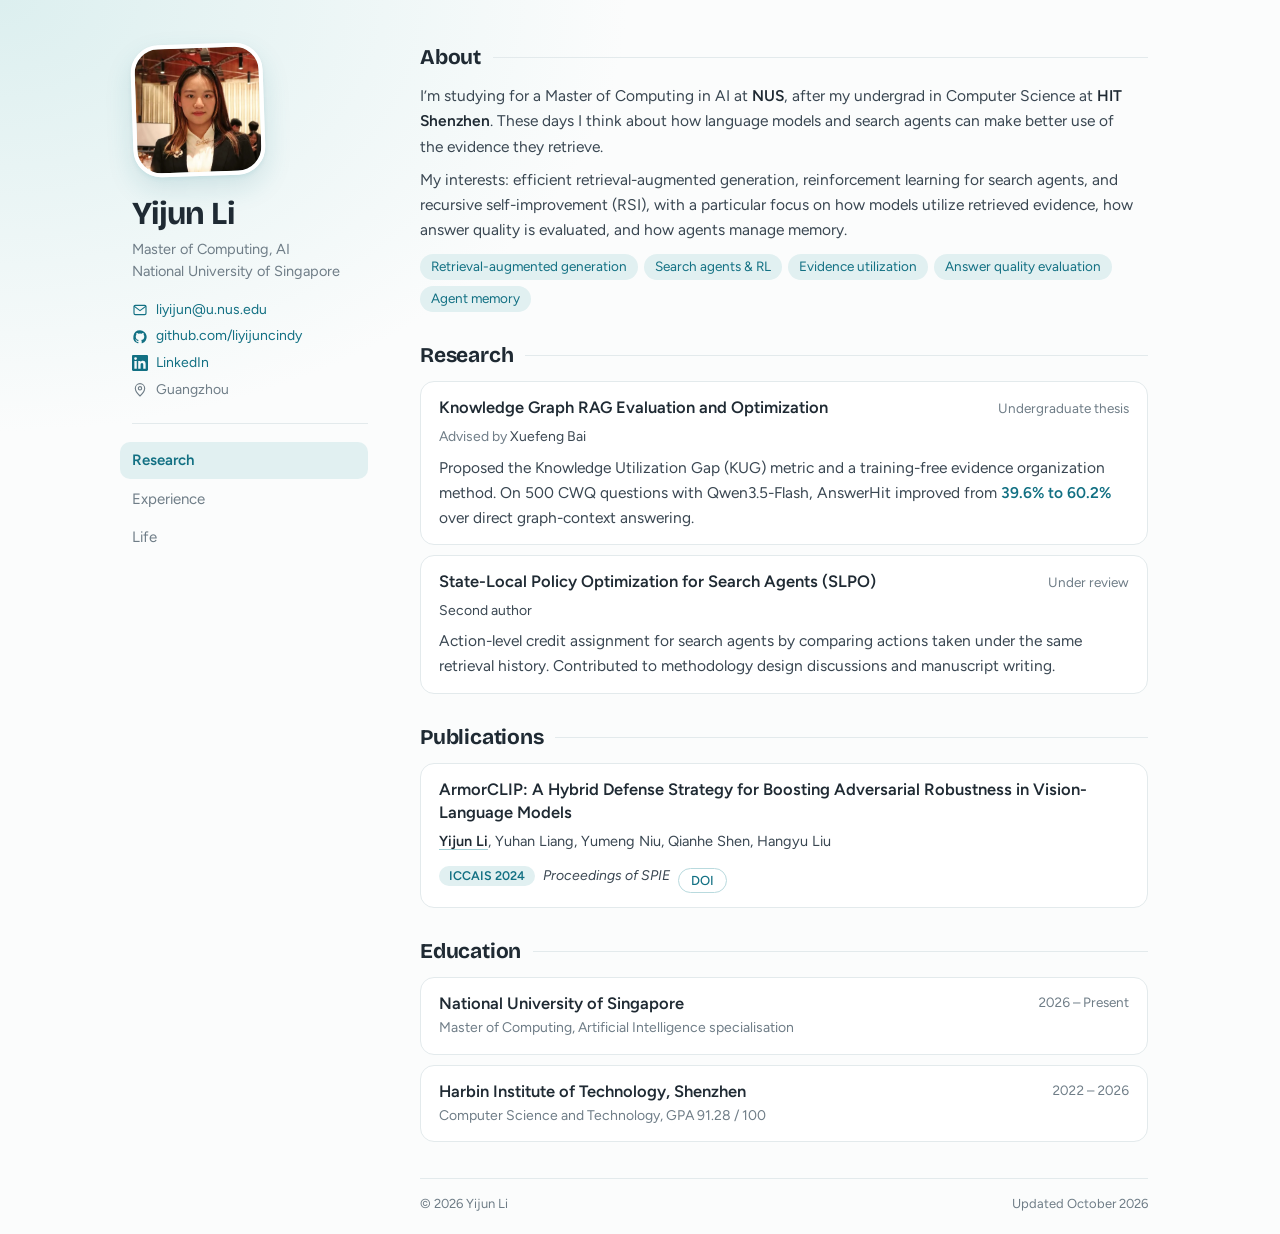
<file: index.html>
<!doctype html>
<html lang="en">
<head>
  <meta charset="utf-8">
  <meta name="viewport" content="width=device-width, initial-scale=1">
  <title>Yijun Li | AI Research</title>
  <meta name="description" content="Yijun Li, Master of Computing student in Artificial Intelligence at the National University of Singapore. Research in retrieval-augmented generation, evidence utilization, and reinforcement learning for search agents.">
  <meta name="author" content="Yijun Li">
  <meta name="theme-color" content="#eef7f7">
  <meta property="og:title" content="Yijun Li | AI Research">
  <meta property="og:description" content="Yijun Li, Master of Computing student in Artificial Intelligence at the National University of Singapore. Research in retrieval-augmented generation, evidence utilization, and reinforcement learning for search agents.">
  <meta property="og:type" content="website">
  <meta property="og:url" content="https://liyijuncindy.github.io/">
  <meta property="og:image" content="https://liyijuncindy.github.io/assets/profile/yijun-li-square.webp">
  <link rel="canonical" href="https://liyijuncindy.github.io/">
  <link rel="icon" href="data:image/svg+xml,%3Csvg xmlns='http://www.w3.org/2000/svg' viewBox='0 0 64 64'%3E%3Crect width='64' height='64' rx='14' fill='%23127083'/%3E%3Ctext x='32' y='44' text-anchor='middle' font-family='Georgia' font-size='38' font-weight='700' fill='%23fff'%3EYL%3C/text%3E%3C/svg%3E">
  <link rel="preconnect" href="https://fonts.googleapis.com">
  <link rel="preconnect" href="https://fonts.gstatic.com" crossorigin>
  <link rel="stylesheet" href="https://fonts.googleapis.com/css2?family=Bricolage+Grotesque:opsz,wght@12..96,700&family=Figtree:wght@400;500;600&display=swap">
  <link rel="stylesheet" href="styles.css?v=3">
</head>
<body>
  <a class="skip" href="#main">Skip to content</a>
  <div class="layout">
    <aside class="profile" aria-label="Profile">
      <img class="portrait" src="assets/profile/yijun-li-square.webp" alt="Portrait of Yijun Li" width="132" height="132" decoding="async">
      <h1><a href="index.html">Yijun Li</a></h1>
      <p class="role">Master of Computing, AI<br>National University of Singapore</p>
      <ul class="contact">
        <li><a href="mailto:liyijun@u.nus.edu"><svg viewBox="0 0 24 24" aria-hidden="true"><rect x="3" y="5" width="18" height="14" rx="2"/><path d="m3.5 6.5 8.5 6.5 8.5-6.5"/></svg>liyijun@u.nus.edu</a></li>
        <li><a href="https://github.com/liyijuncindy"><svg class="gh" viewBox="0 0 24 24" aria-hidden="true"><path d="M12 2a10 10 0 0 0-3.16 19.49c.5.09.68-.22.68-.48v-1.7c-2.78.6-3.37-1.34-3.37-1.34-.45-1.16-1.1-1.46-1.1-1.46-.9-.62.07-.61.07-.61 1 .07 1.53 1.03 1.53 1.03.9 1.52 2.34 1.08 2.91.83.09-.65.35-1.08.63-1.33-2.22-.25-4.55-1.11-4.55-4.94 0-1.09.39-1.98 1.03-2.68-.1-.25-.45-1.27.1-2.64 0 0 .84-.27 2.75 1.02a9.5 9.5 0 0 1 5 0c1.91-1.3 2.75-1.02 2.75-1.02.55 1.37.2 2.39.1 2.64.64.7 1.03 1.59 1.03 2.68 0 3.84-2.34 4.68-4.57 4.93.36.31.68.92.68 1.85v2.74c0 .27.18.58.69.48A10 10 0 0 0 12 2Z"/></svg>github.com/liyijuncindy</a></li>
        <li><a href="https://www.linkedin.com/in/yijun-li-166a49435/" target="_blank" rel="noopener noreferrer"><svg class="gh" viewBox="0 0 24 24" aria-hidden="true"><path d="M20.45 20.45h-3.56v-5.57c0-1.33-.02-3.04-1.85-3.04-1.85 0-2.14 1.45-2.14 2.94v5.67H9.35V9h3.41v1.56h.05c.48-.9 1.64-1.85 3.37-1.85 3.6 0 4.27 2.37 4.27 5.46v6.28ZM5.34 7.43a2.06 2.06 0 1 1 0-4.13 2.06 2.06 0 0 1 0 4.13ZM7.12 20.45H3.56V9h3.56v11.45ZM22.22 0H1.77C.79 0 0 .77 0 1.73v20.54C0 23.23.79 24 1.77 24h20.45c.98 0 1.78-.77 1.78-1.73V1.73C24 .77 23.2 0 22.22 0Z"/></svg>LinkedIn</a></li>
        <li><svg viewBox="0 0 24 24" aria-hidden="true"><path d="M12 21s-7-6.2-7-11.5a7 7 0 0 1 14 0C19 14.8 12 21 12 21Z"/><circle cx="12" cy="9.5" r="2.5"/></svg>Guangzhou</li>
      </ul>
      <nav class="site-nav" aria-label="Main navigation"><a href="index.html" aria-current="page">Research</a><a href="internships.html">Experience</a><a href="interests.html">Life</a></nav>
    </aside>
  <main id="main">
      <section class="block" aria-labelledby="about-h">
        <h2 id="about-h">About</h2>
        <div class="block-body">
          <p>I’m studying for a Master of Computing in AI at <strong>NUS</strong>, after my undergrad in Computer Science at <strong>HIT Shenzhen</strong>. These days I think about how language models and search agents can make better use of the evidence they retrieve.</p>
          <p class="interests-text">My interests: efficient retrieval-augmented generation, reinforcement learning for search agents, and recursive self-improvement (RSI), with a particular focus on how models utilize retrieved evidence, how answer quality is evaluated, and how agents manage memory.</p>
          <ul class="interests">
            <li>Retrieval-augmented generation</li>
            <li>Search agents &amp; RL</li>
            <li>Evidence utilization</li>
            <li>Answer quality evaluation</li>
            <li>Agent memory</li>
          </ul>
        </div>
      </section>

      <section class="block" aria-labelledby="research-h">
        <h2 id="research-h">Research</h2>
        <div class="block-body">
          <article class="entry">
            <div class="entry-head"><h3>Knowledge Graph RAG Evaluation and Optimization</h3><span class="date">Undergraduate thesis</span></div>
            <p class="sub">Advised by <em>Xuefeng Bai</em></p>
            <p>Proposed the Knowledge Utilization Gap (KUG) metric and a training-free evidence organization method. On 500 CWQ questions with Qwen3.5-Flash, AnswerHit improved from <span class="highlight">39.6% to 60.2%</span> over direct graph-context answering.</p>
          </article>
          <article class="entry">
            <div class="entry-head"><h3>State-Local Policy Optimization for Search Agents (SLPO)</h3><span class="date">Under review</span></div>
            <p class="sub"><em>Second author</em></p>
            <p>Action-level credit assignment for search agents by comparing actions taken under the same retrieval history. Contributed to methodology design discussions and manuscript writing.</p>
          </article>
        </div>
      </section>

      <section class="block" aria-labelledby="pub-h">
        <h2 id="pub-h">Publications</h2>
        <div class="block-body">
          <article class="entry">
            <h3><a href="https://doi.org/10.1117/12.3061115" target="_blank" rel="noopener noreferrer">ArmorCLIP: A Hybrid Defense Strategy for Boosting Adversarial Robustness in Vision-Language Models</a></h3>
            <p class="authors"><strong>Yijun Li</strong>, Yuhan Liang, Yumeng Niu, Qianhe Shen, Hangyu Liu</p>
            <div class="venue"><span class="tag">ICCAIS 2024</span><i>Proceedings of SPIE</i><span class="pub-links"><a class="pill" href="https://doi.org/10.1117/12.3061115" target="_blank" rel="noopener noreferrer">DOI</a></span></div>
          </article>
        </div>
      </section>

      <section class="block" aria-labelledby="edu-h">
        <h2 id="edu-h">Education</h2>
        <div class="block-body">
          <div class="edu">
            <h3>National University of Singapore</h3><span class="date">2026 – Present</span>
            <p class="sub">Master of Computing, Artificial Intelligence specialisation</p>
          </div>
          <div class="edu">
            <h3>Harbin Institute of Technology, Shenzhen</h3><span class="date">2022 – 2026</span>
            <p class="sub">Computer Science and Technology, GPA 91.28 / 100</p>
          </div>
        </div>
      </section>
  </main>
    <footer class="site-footer"><span>© 2026 Yijun Li</span><span>Updated October 2026</span></footer>
  </div>
</body>
</html>
</file>
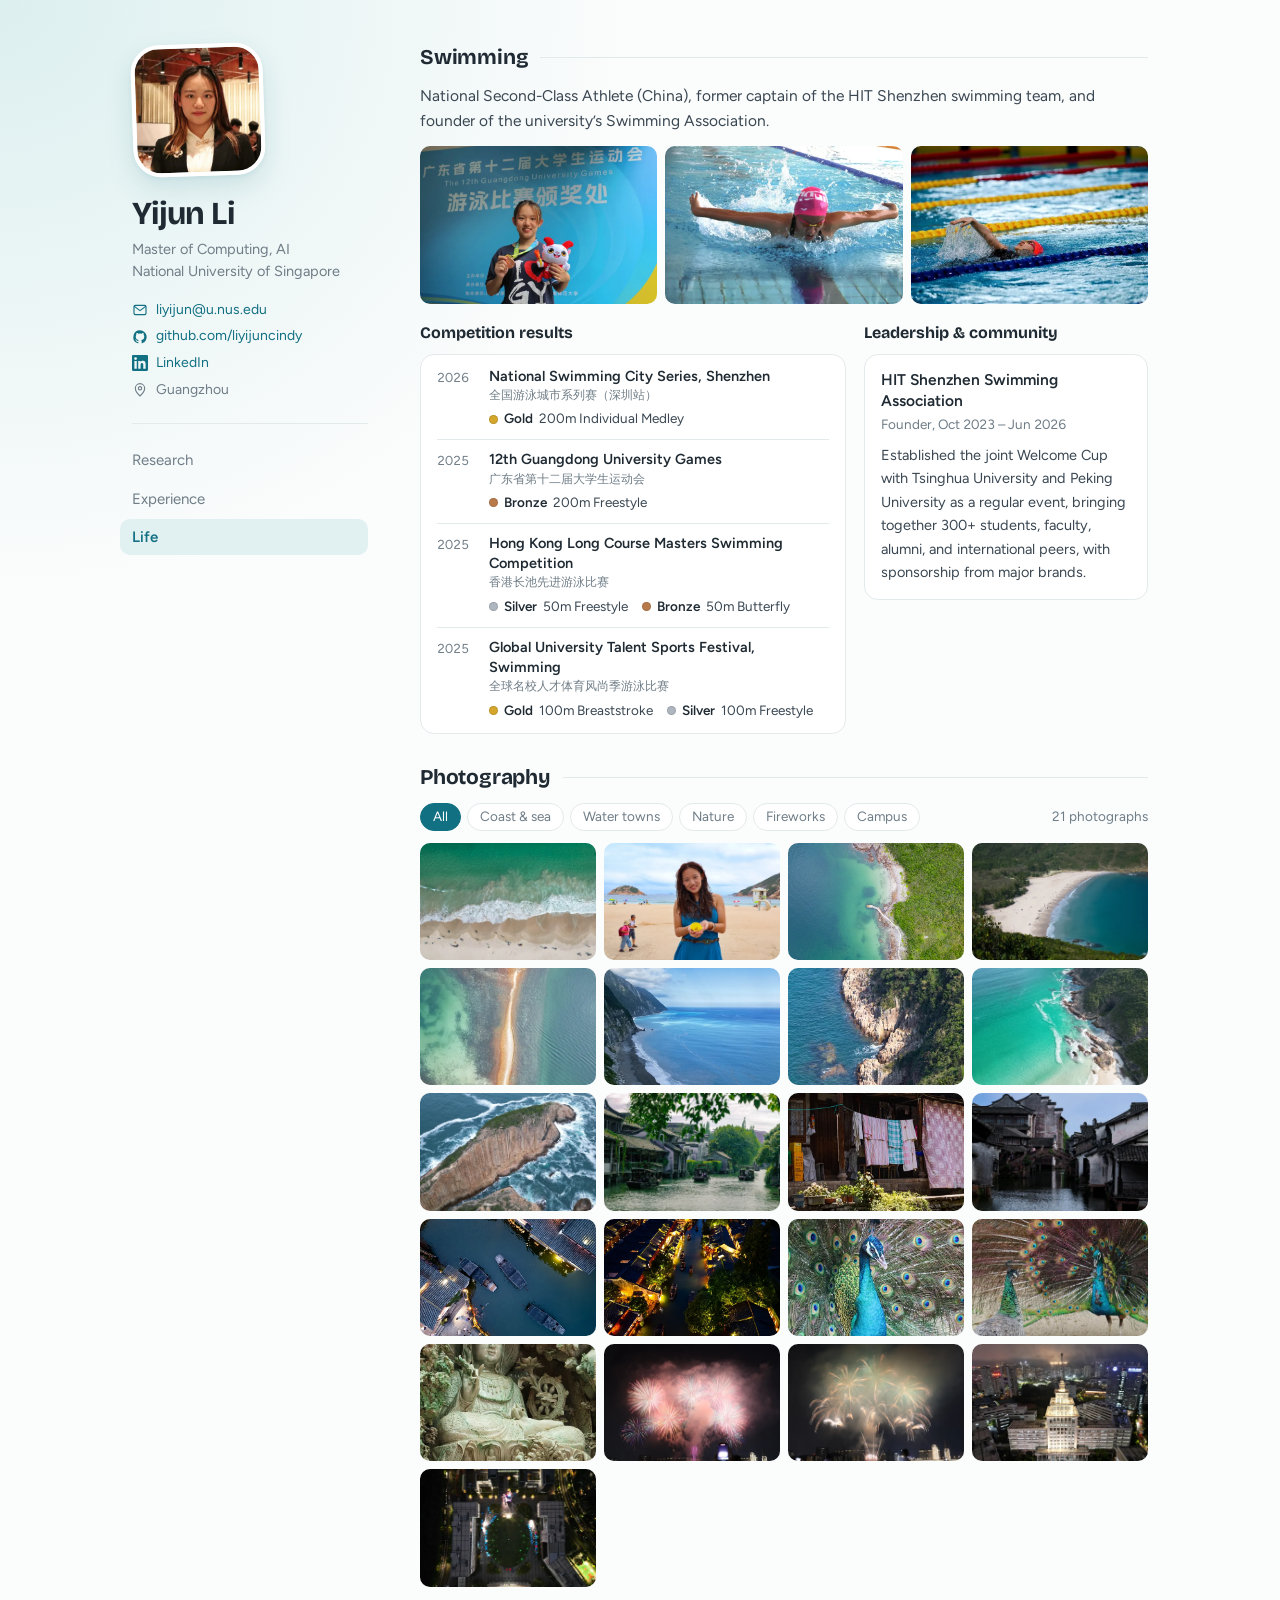
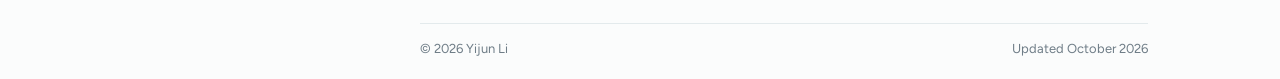
<file: interests.html>
<!doctype html>
<html lang="en">
<head>
  <meta charset="utf-8">
  <meta name="viewport" content="width=device-width, initial-scale=1">
  <title>Life | Yijun Li</title>
  <meta name="description" content="Yijun Li’s swimming achievements, university community work, and photography.">
  <meta name="author" content="Yijun Li">
  <meta name="theme-color" content="#eef7f7">
  <meta property="og:title" content="Life | Yijun Li">
  <meta property="og:description" content="Yijun Li’s swimming achievements, university community work, and photography.">
  <meta property="og:type" content="website">
  <meta property="og:url" content="https://liyijuncindy.github.io/interests.html">
  <meta property="og:image" content="https://liyijuncindy.github.io/assets/profile/yijun-li-square.webp">
  <link rel="canonical" href="https://liyijuncindy.github.io/interests.html">
  <link rel="icon" href="data:image/svg+xml,%3Csvg xmlns='http://www.w3.org/2000/svg' viewBox='0 0 64 64'%3E%3Crect width='64' height='64' rx='14' fill='%23127083'/%3E%3Ctext x='32' y='44' text-anchor='middle' font-family='Georgia' font-size='38' font-weight='700' fill='%23fff'%3EYL%3C/text%3E%3C/svg%3E">
  <link rel="preconnect" href="https://fonts.googleapis.com">
  <link rel="preconnect" href="https://fonts.gstatic.com" crossorigin>
  <link rel="stylesheet" href="https://fonts.googleapis.com/css2?family=Bricolage+Grotesque:opsz,wght@12..96,700&family=Figtree:wght@400;500;600&display=swap">
  <link rel="stylesheet" href="styles.css?v=3">
</head>
<body>
  <a class="skip" href="#main">Skip to content</a>
  <div class="layout">
    <aside class="profile" aria-label="Profile">
      <img class="portrait" src="assets/profile/yijun-li-square.webp" alt="Portrait of Yijun Li" width="132" height="132" decoding="async">
      <h1><a href="index.html">Yijun Li</a></h1>
      <p class="role">Master of Computing, AI<br>National University of Singapore</p>
      <ul class="contact">
        <li><a href="mailto:liyijun@u.nus.edu"><svg viewBox="0 0 24 24" aria-hidden="true"><rect x="3" y="5" width="18" height="14" rx="2"/><path d="m3.5 6.5 8.5 6.5 8.5-6.5"/></svg>liyijun@u.nus.edu</a></li>
        <li><a href="https://github.com/liyijuncindy"><svg class="gh" viewBox="0 0 24 24" aria-hidden="true"><path d="M12 2a10 10 0 0 0-3.16 19.49c.5.09.68-.22.68-.48v-1.7c-2.78.6-3.37-1.34-3.37-1.34-.45-1.16-1.1-1.46-1.1-1.46-.9-.62.07-.61.07-.61 1 .07 1.53 1.03 1.53 1.03.9 1.52 2.34 1.08 2.91.83.09-.65.35-1.08.63-1.33-2.22-.25-4.55-1.11-4.55-4.94 0-1.09.39-1.98 1.03-2.68-.1-.25-.45-1.27.1-2.64 0 0 .84-.27 2.75 1.02a9.5 9.5 0 0 1 5 0c1.91-1.3 2.75-1.02 2.75-1.02.55 1.37.2 2.39.1 2.64.64.7 1.03 1.59 1.03 2.68 0 3.84-2.34 4.68-4.57 4.93.36.31.68.92.68 1.85v2.74c0 .27.18.58.69.48A10 10 0 0 0 12 2Z"/></svg>github.com/liyijuncindy</a></li>
        <li><a href="https://www.linkedin.com/in/yijun-li-166a49435/" target="_blank" rel="noopener noreferrer"><svg class="gh" viewBox="0 0 24 24" aria-hidden="true"><path d="M20.45 20.45h-3.56v-5.57c0-1.33-.02-3.04-1.85-3.04-1.85 0-2.14 1.45-2.14 2.94v5.67H9.35V9h3.41v1.56h.05c.48-.9 1.64-1.85 3.37-1.85 3.6 0 4.27 2.37 4.27 5.46v6.28ZM5.34 7.43a2.06 2.06 0 1 1 0-4.13 2.06 2.06 0 0 1 0 4.13ZM7.12 20.45H3.56V9h3.56v11.45ZM22.22 0H1.77C.79 0 0 .77 0 1.73v20.54C0 23.23.79 24 1.77 24h20.45c.98 0 1.78-.77 1.78-1.73V1.73C24 .77 23.2 0 22.22 0Z"/></svg>LinkedIn</a></li>
        <li><svg viewBox="0 0 24 24" aria-hidden="true"><path d="M12 21s-7-6.2-7-11.5a7 7 0 0 1 14 0C19 14.8 12 21 12 21Z"/><circle cx="12" cy="9.5" r="2.5"/></svg>Guangzhou</li>
      </ul>
      <nav class="site-nav" aria-label="Main navigation"><a href="index.html">Research</a><a href="internships.html">Experience</a><a href="interests.html" aria-current="page">Life</a></nav>
    </aside>
  <main id="main">
      <section id="swimming" class="block" aria-labelledby="swimming-heading">
        <h2 id="swimming-heading">Swimming</h2>
        <div class="block-body">
          <p class="swim-intro">National Second-Class Athlete (China), former captain of the HIT Shenzhen swimming team, and founder of the university’s Swimming Association.</p>
          <div class="photo-grid swimming-gallery" aria-label="Swimming photographs">
          <button class="photo-trigger" type="button" data-gallery="swimming" data-full="assets/swimming/medal.webp" aria-label="View photograph: Medal portrait at the 12th Guangdong University Games">
            <img src="assets/swimming/medal-thumb.webp" width="760" height="507" alt="Medal portrait at the 12th Guangdong University Games" loading="eager" decoding="async">
          </button>
          <button class="photo-trigger" type="button" data-gallery="swimming" data-full="assets/swimming/butterfly.webp" aria-label="View photograph: Butterfly during a swimming race">
            <img src="assets/swimming/butterfly-thumb.webp" width="760" height="507" alt="Butterfly during a swimming race" loading="eager" decoding="async">
          </button>
          <button class="photo-trigger" type="button" data-gallery="swimming" data-full="assets/swimming/backstroke.webp" aria-label="View photograph: Backstroke during a swimming race">
            <img src="assets/swimming/backstroke-thumb.webp" width="760" height="507" alt="Backstroke during a swimming race" loading="eager" decoding="async">
          </button>
        </div>
          <div class="swim-cols">
            <div>
              <h3 class="sub-heading">Competition results</h3>
              <ul class="results">
            <li class="result"><span class="year">2026</span><div><h4>National Swimming City Series, Shenzhen</h4><p class="zh" lang="zh-CN">全国游泳城市系列赛（深圳站）</p><p class="medals"><span class="medal gold"><b>Gold</b> 200m Individual Medley</span></p></div></li>
            <li class="result"><span class="year">2025</span><div><h4>12th Guangdong University Games</h4><p class="zh" lang="zh-CN">广东省第十二届大学生运动会</p><p class="medals"><span class="medal bronze"><b>Bronze</b> 200m Freestyle</span></p></div></li>
            <li class="result"><span class="year">2025</span><div><h4>Hong Kong Long Course Masters Swimming Competition</h4><p class="zh" lang="zh-CN">香港长池先进游泳比赛</p><p class="medals"><span class="medal silver"><b>Silver</b> 50m Freestyle</span><span class="medal bronze"><b>Bronze</b> 50m Butterfly</span></p></div></li>
            <li class="result"><span class="year">2025</span><div><h4>Global University Talent Sports Festival, Swimming</h4><p class="zh" lang="zh-CN">全球名校人才体育风尚季游泳比赛</p><p class="medals"><span class="medal gold"><b>Gold</b> 100m Breaststroke</span><span class="medal silver"><b>Silver</b> 100m Freestyle</span></p></div></li>
              </ul>
            </div>
            <div>
              <h3 class="sub-heading">Leadership &amp; community</h3>
              <div class="community-card">
                <span class="affil">HIT Shenzhen Swimming Association</span><span class="date">Founder, Oct 2023 – Jun 2026</span>
                <p class="community">Established the joint Welcome Cup with Tsinghua University and Peking University as a regular event, bringing together 300+ students, faculty, alumni, and international peers, with sponsorship from major brands.</p>
              </div>
            </div>
          </div>
        </div>
      </section>
      <section id="photography" class="block" aria-labelledby="photography-heading">
        <h2 id="photography-heading">Photography</h2>
        <div class="block-body">
          <div class="gallery-bar">
            <div class="gallery-filters" role="group" aria-label="Filter photographs by theme">
          <button class="gallery-filter" type="button" data-filter="all" aria-pressed="true">All</button>
          <button class="gallery-filter" type="button" data-filter="coast" aria-pressed="false">Coast &amp; sea</button>
          <button class="gallery-filter" type="button" data-filter="water-towns" aria-pressed="false">Water towns</button>
          <button class="gallery-filter" type="button" data-filter="nature" aria-pressed="false">Nature</button>
          <button class="gallery-filter" type="button" data-filter="fireworks" aria-pressed="false">Fireworks</button>
          <button class="gallery-filter" type="button" data-filter="campus" aria-pressed="false">Campus</button>
        </div>
            <span id="gallery-count" aria-live="polite">21 photographs</span>
          </div>
          <div class="photo-grid unified-gallery" aria-label="Photographs arranged by theme">
          <button class="photo-trigger" type="button" data-gallery="photography" data-category="coast" data-full="assets/photography/photo-01.webp" aria-label="View photograph: Turquoise waves washing onto a sandy beach, viewed from above">
            <img src="assets/photography/photo-01-thumb.webp" width="760" height="567" alt="Turquoise waves washing onto a sandy beach, viewed from above" loading="lazy" decoding="async">
          </button>
          <button class="photo-trigger" type="button" data-gallery="photography" data-category="coast" data-full="assets/photography/photo-11.webp" aria-label="View photograph: A portrait on a sandy beach with the sea in the background">
            <img src="assets/photography/photo-11-thumb.webp" width="760" height="507" alt="A portrait on a sandy beach with the sea in the background" loading="lazy" decoding="async">
          </button>
          <button class="photo-trigger" type="button" data-gallery="photography" data-category="coast" data-full="assets/photography/photo-06.webp" aria-label="View photograph: Aerial view of turquoise water along a forested coast">
            <img src="assets/photography/photo-06-thumb.webp" width="760" height="428" alt="Aerial view of turquoise water along a forested coast" loading="lazy" decoding="async">
          </button>
          <button class="photo-trigger" type="button" data-gallery="photography" data-category="coast" data-full="assets/photography/photo-05.webp" aria-label="View photograph: A sandy bay framed by a green hillside">
            <img src="assets/photography/photo-05-thumb.webp" width="760" height="507" alt="A sandy bay framed by a green hillside" loading="lazy" decoding="async">
          </button>
          <button class="photo-trigger" type="button" data-gallery="photography" data-category="coast" data-full="assets/photography/photo-07.webp" aria-label="View photograph: A narrow coastal path between clear water and green hills">
            <img src="assets/photography/photo-07-thumb.webp" width="427" height="760" alt="A narrow coastal path between clear water and green hills" loading="lazy" decoding="async">
          </button>
          <button class="photo-trigger" type="button" data-gallery="photography" data-category="coast" data-full="assets/photography/photo-10.webp" aria-label="View photograph: Blue sea stretching alongside a steep mountain coastline">
            <img src="assets/photography/photo-10-thumb.webp" width="760" height="428" alt="Blue sea stretching alongside a steep mountain coastline" loading="lazy" decoding="async">
          </button>
          <button class="photo-trigger" type="button" data-gallery="photography" data-category="coast" data-full="assets/photography/photo-18.webp" aria-label="View photograph: An aerial view along a rocky, tree-lined shoreline">
            <img src="assets/photography/photo-18-thumb.webp" width="507" height="760" alt="An aerial view along a rocky, tree-lined shoreline" loading="lazy" decoding="async">
          </button>
          <button class="photo-trigger" type="button" data-gallery="photography" data-category="coast" data-full="assets/photography/photo-19.webp" aria-label="View photograph: White waves breaking along a turquoise coastal bay">
            <img src="assets/photography/photo-19-thumb.webp" width="760" height="510" alt="White waves breaking along a turquoise coastal bay" loading="lazy" decoding="async">
          </button>
          <button class="photo-trigger" type="button" data-gallery="photography" data-category="coast" data-full="assets/photography/photo-20.webp" aria-label="View photograph: A long rock formation surrounded by breaking ocean waves">
            <img src="assets/photography/photo-20-thumb.webp" width="760" height="570" alt="A long rock formation surrounded by breaking ocean waves" loading="lazy" decoding="async">
          </button>
          <button class="photo-trigger" type="button" data-gallery="photography" data-category="water-towns" data-full="assets/photography/photo-03.webp" aria-label="View photograph: Boats on a tree-lined canal between traditional buildings">
            <img src="assets/photography/photo-03-thumb.webp" width="760" height="507" alt="Boats on a tree-lined canal between traditional buildings" loading="lazy" decoding="async">
          </button>
          <button class="photo-trigger" type="button" data-gallery="photography" data-category="water-towns" data-full="assets/photography/photo-02.webp" aria-label="View photograph: Laundry hanging outside an old house beside a canal">
            <img src="assets/photography/photo-02-thumb.webp" width="507" height="760" alt="Laundry hanging outside an old house beside a canal" loading="lazy" decoding="async">
          </button>
          <button class="photo-trigger" type="button" data-gallery="photography" data-category="water-towns" data-full="assets/photography/photo-04.webp" aria-label="View photograph: Traditional waterfront houses reflected in a canal">
            <img src="assets/photography/photo-04-thumb.webp" width="760" height="628" alt="Traditional waterfront houses reflected in a canal" loading="lazy" decoding="async">
          </button>
          <button class="photo-trigger" type="button" data-gallery="photography" data-category="water-towns" data-full="assets/photography/photo-08.webp" aria-label="View photograph: Boats and waterfront roofs seen from above at dusk">
            <img src="assets/photography/photo-08-thumb.webp" width="760" height="428" alt="Boats and waterfront roofs seen from above at dusk" loading="lazy" decoding="async">
          </button>
          <button class="photo-trigger" type="button" data-gallery="photography" data-category="water-towns" data-full="assets/photography/photo-09.webp" aria-label="View photograph: A canal and waterfront buildings illuminated at night">
            <img src="assets/photography/photo-09-thumb.webp" width="760" height="428" alt="A canal and waterfront buildings illuminated at night" loading="lazy" decoding="async">
          </button>
          <button class="photo-trigger" type="button" data-gallery="photography" data-category="nature" data-full="assets/photography/photo-15.webp" aria-label="View photograph: A peacock with its colorful tail feathers spread">
            <img src="assets/photography/photo-15-thumb.webp" width="507" height="760" alt="A peacock with its colorful tail feathers spread" loading="lazy" decoding="async">
          </button>
          <button class="photo-trigger" type="button" data-gallery="photography" data-category="nature" data-full="assets/photography/photo-14.webp" aria-label="View photograph: A peacock displaying its feathers behind a peahen">
            <img src="assets/photography/photo-14-thumb.webp" width="507" height="760" alt="A peacock displaying its feathers behind a peahen" loading="lazy" decoding="async">
          </button>
          <button class="photo-trigger" type="button" data-gallery="photography" data-category="nature" data-full="assets/photography/photo-16.webp" aria-label="View photograph: A seated statue among weathered rocks and trees">
            <img src="assets/photography/photo-16-thumb.webp" width="507" height="760" alt="A seated statue among weathered rocks and trees" loading="lazy" decoding="async">
          </button>
          <button class="photo-trigger" type="button" data-gallery="photography" data-category="fireworks" data-full="assets/photography/photo-12.webp" aria-label="View photograph: Pink fireworks lighting up the night sky above a waterfront">
            <img src="assets/photography/photo-12-thumb.webp" width="760" height="469" alt="Pink fireworks lighting up the night sky above a waterfront" loading="lazy" decoding="async">
          </button>
          <button class="photo-trigger" type="button" data-gallery="photography" data-category="fireworks" data-full="assets/photography/photo-13.webp" aria-label="View photograph: Golden fireworks over a waterfront at night">
            <img src="assets/photography/photo-13-thumb.webp" width="760" height="599" alt="Golden fireworks over a waterfront at night" loading="lazy" decoding="async">
          </button>
          <button class="photo-trigger" type="button" data-gallery="photography" data-category="campus" data-full="assets/photography/photo-23.webp" aria-label="View photograph: Illuminated main building at Harbin Institute of Technology, Shenzhen">
            <img src="assets/photography/photo-23-thumb.webp" width="760" height="570" alt="Illuminated main building at Harbin Institute of Technology, Shenzhen" loading="lazy" decoding="async">
          </button>
          <button class="photo-trigger" type="button" data-gallery="photography" data-category="campus" data-full="assets/photography/photo-22.webp" aria-label="View photograph: Aerial view of the Harbin Institute of Technology, Shenzhen campus at night">
            <img src="assets/photography/photo-22-thumb.webp" width="760" height="570" alt="Aerial view of the Harbin Institute of Technology, Shenzhen campus at night" loading="lazy" decoding="async">
          </button>
        </div>
        </div>
      </section>
  </main>
  <dialog id="photo-viewer" class="photo-viewer" aria-label="Photo viewer">
    <div class="viewer-top"><span id="photo-counter" aria-live="polite"></span><button class="viewer-close" type="button" aria-label="Close photo viewer" autofocus>Close</button></div>
    <div class="viewer-stage"><img id="viewer-image" alt=""></div>
    <div class="viewer-bottom"><button class="viewer-prev" type="button" aria-label="Previous photograph">Previous</button><p id="photo-description"></p><button class="viewer-next" type="button" aria-label="Next photograph">Next</button></div>
  </dialog>
    <footer class="site-footer"><span>© 2026 Yijun Li</span><span>Updated October 2026</span></footer>
  </div>
  <script src="gallery.js?v=3" defer></script>
</body>
</html>
</file>
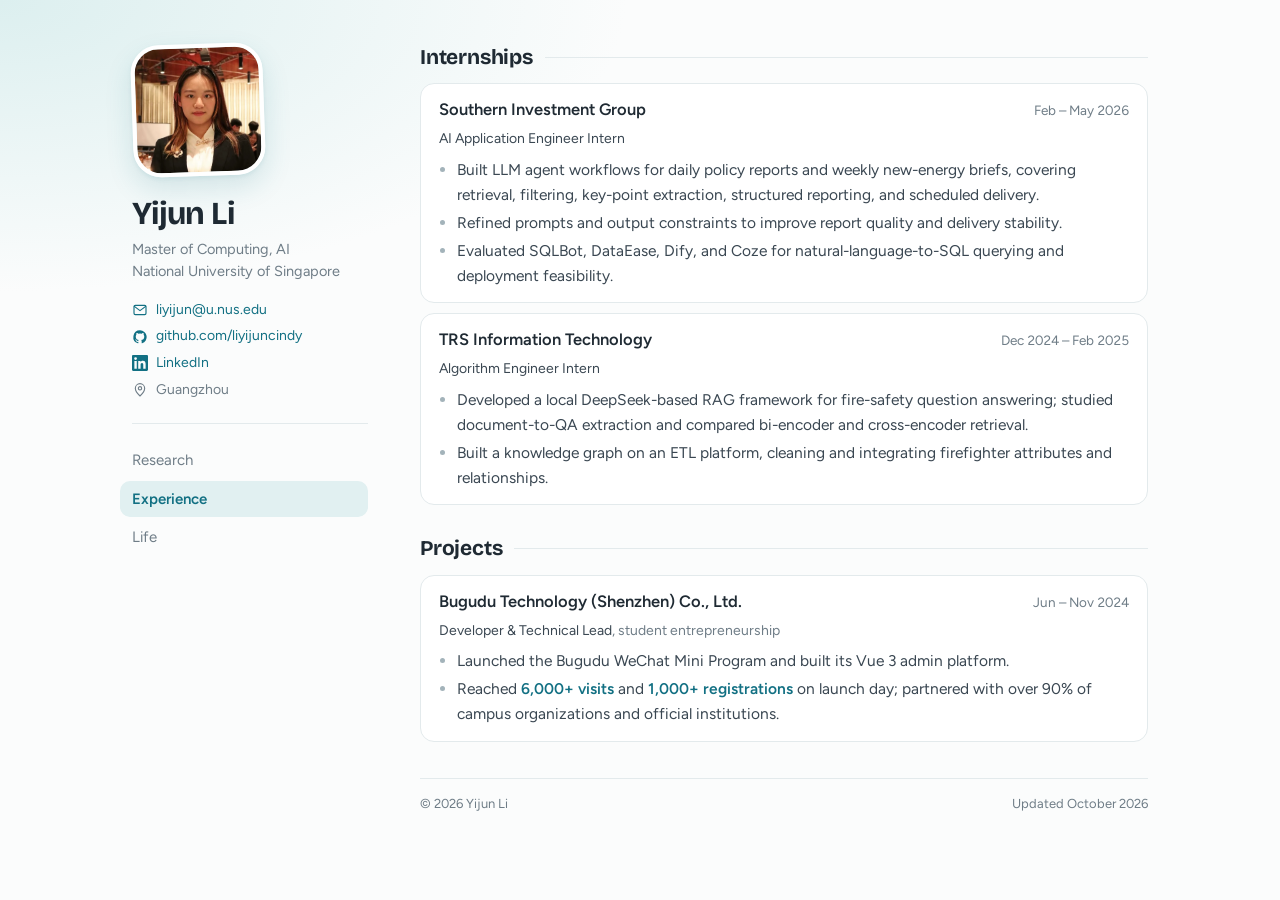
<file: internships.html>
<!doctype html>
<html lang="en">
<head>
  <meta charset="utf-8">
  <meta name="viewport" content="width=device-width, initial-scale=1">
  <title>Experience | Yijun Li</title>
  <meta name="description" content="Yijun Li’s AI internships and student entrepreneurship project.">
  <meta name="author" content="Yijun Li">
  <meta name="theme-color" content="#eef7f7">
  <meta property="og:title" content="Experience | Yijun Li">
  <meta property="og:description" content="Yijun Li’s AI internships and student entrepreneurship project.">
  <meta property="og:type" content="website">
  <meta property="og:url" content="https://liyijuncindy.github.io/internships.html">
  <meta property="og:image" content="https://liyijuncindy.github.io/assets/profile/yijun-li-square.webp">
  <link rel="canonical" href="https://liyijuncindy.github.io/internships.html">
  <link rel="icon" href="data:image/svg+xml,%3Csvg xmlns='http://www.w3.org/2000/svg' viewBox='0 0 64 64'%3E%3Crect width='64' height='64' rx='14' fill='%23127083'/%3E%3Ctext x='32' y='44' text-anchor='middle' font-family='Georgia' font-size='38' font-weight='700' fill='%23fff'%3EYL%3C/text%3E%3C/svg%3E">
  <link rel="preconnect" href="https://fonts.googleapis.com">
  <link rel="preconnect" href="https://fonts.gstatic.com" crossorigin>
  <link rel="stylesheet" href="https://fonts.googleapis.com/css2?family=Bricolage+Grotesque:opsz,wght@12..96,700&family=Figtree:wght@400;500;600&display=swap">
  <link rel="stylesheet" href="styles.css?v=3">
</head>
<body>
  <a class="skip" href="#main">Skip to content</a>
  <div class="layout">
    <aside class="profile" aria-label="Profile">
      <img class="portrait" src="assets/profile/yijun-li-square.webp" alt="Portrait of Yijun Li" width="132" height="132" decoding="async">
      <h1><a href="index.html">Yijun Li</a></h1>
      <p class="role">Master of Computing, AI<br>National University of Singapore</p>
      <ul class="contact">
        <li><a href="mailto:liyijun@u.nus.edu"><svg viewBox="0 0 24 24" aria-hidden="true"><rect x="3" y="5" width="18" height="14" rx="2"/><path d="m3.5 6.5 8.5 6.5 8.5-6.5"/></svg>liyijun@u.nus.edu</a></li>
        <li><a href="https://github.com/liyijuncindy"><svg class="gh" viewBox="0 0 24 24" aria-hidden="true"><path d="M12 2a10 10 0 0 0-3.16 19.49c.5.09.68-.22.68-.48v-1.7c-2.78.6-3.37-1.34-3.37-1.34-.45-1.16-1.1-1.46-1.1-1.46-.9-.62.07-.61.07-.61 1 .07 1.53 1.03 1.53 1.03.9 1.52 2.34 1.08 2.91.83.09-.65.35-1.08.63-1.33-2.22-.25-4.55-1.11-4.55-4.94 0-1.09.39-1.98 1.03-2.68-.1-.25-.45-1.27.1-2.64 0 0 .84-.27 2.75 1.02a9.5 9.5 0 0 1 5 0c1.91-1.3 2.75-1.02 2.75-1.02.55 1.37.2 2.39.1 2.64.64.7 1.03 1.59 1.03 2.68 0 3.84-2.34 4.68-4.57 4.93.36.31.68.92.68 1.85v2.74c0 .27.18.58.69.48A10 10 0 0 0 12 2Z"/></svg>github.com/liyijuncindy</a></li>
        <li><a href="https://www.linkedin.com/in/yijun-li-166a49435/" target="_blank" rel="noopener noreferrer"><svg class="gh" viewBox="0 0 24 24" aria-hidden="true"><path d="M20.45 20.45h-3.56v-5.57c0-1.33-.02-3.04-1.85-3.04-1.85 0-2.14 1.45-2.14 2.94v5.67H9.35V9h3.41v1.56h.05c.48-.9 1.64-1.85 3.37-1.85 3.6 0 4.27 2.37 4.27 5.46v6.28ZM5.34 7.43a2.06 2.06 0 1 1 0-4.13 2.06 2.06 0 0 1 0 4.13ZM7.12 20.45H3.56V9h3.56v11.45ZM22.22 0H1.77C.79 0 0 .77 0 1.73v20.54C0 23.23.79 24 1.77 24h20.45c.98 0 1.78-.77 1.78-1.73V1.73C24 .77 23.2 0 22.22 0Z"/></svg>LinkedIn</a></li>
        <li><svg viewBox="0 0 24 24" aria-hidden="true"><path d="M12 21s-7-6.2-7-11.5a7 7 0 0 1 14 0C19 14.8 12 21 12 21Z"/><circle cx="12" cy="9.5" r="2.5"/></svg>Guangzhou</li>
      </ul>
      <nav class="site-nav" aria-label="Main navigation"><a href="index.html">Research</a><a href="internships.html" aria-current="page">Experience</a><a href="interests.html">Life</a></nav>
    </aside>
  <main id="main">
      <section class="block" aria-labelledby="intern-h">
        <h2 id="intern-h">Internships</h2>
        <div class="block-body">
          <article class="entry">
            <div class="entry-head"><h3>Southern Investment Group</h3><span class="date">Feb – May 2026</span></div>
            <p class="sub"><em>AI Application Engineer Intern</em></p>
            <ul>
              <li>Built LLM agent workflows for daily policy reports and weekly new-energy briefs, covering retrieval, filtering, key-point extraction, structured reporting, and scheduled delivery.</li>
              <li>Refined prompts and output constraints to improve report quality and delivery stability.</li>
              <li>Evaluated SQLBot, DataEase, Dify, and Coze for natural-language-to-SQL querying and deployment feasibility.</li>
            </ul>
          </article>
          <article class="entry">
            <div class="entry-head"><h3>TRS Information Technology</h3><span class="date">Dec 2024 – Feb 2025</span></div>
            <p class="sub"><em>Algorithm Engineer Intern</em></p>
            <ul>
              <li>Developed a local DeepSeek-based RAG framework for fire-safety question answering; studied document-to-QA extraction and compared bi-encoder and cross-encoder retrieval.</li>
              <li>Built a knowledge graph on an ETL platform, cleaning and integrating firefighter attributes and relationships.</li>
            </ul>
          </article>
        </div>
      </section>
      <section class="block" aria-labelledby="proj-h">
        <h2 id="proj-h">Projects</h2>
        <div class="block-body">
          <article class="entry">
            <div class="entry-head"><h3>Bugudu Technology (Shenzhen) Co., Ltd.</h3><span class="date">Jun – Nov 2024</span></div>
            <p class="sub"><em>Developer &amp; Technical Lead</em>, student entrepreneurship</p>
            <ul>
              <li>Launched the Bugudu WeChat Mini Program and built its Vue 3 admin platform.</li>
              <li>Reached <span class="highlight">6,000+ visits</span> and <span class="highlight">1,000+ registrations</span> on launch day; partnered with over 90% of campus organizations and official institutions.</li>
            </ul>
          </article>
        </div>
      </section>
  </main>
    <footer class="site-footer"><span>© 2026 Yijun Li</span><span>Updated October 2026</span></footer>
  </div>
</body>
</html>
</file>
<file: styles.css>
/* Yijun Li — personal homepage */
:root {
  color-scheme: light;
  --bg: #fbfcfc;
  --band: #eaf4f4;
  --ink: #1f2a33;
  --text: #3a4752;
  --muted: #6f7d87;
  --accent: #127083;
  --accent-soft: #e1f0f1;
  --rule: #e3eaec;
  --head: "Bricolage Grotesque", "PingFang SC", "Microsoft YaHei", -apple-system, sans-serif;
  --sans: "Figtree", -apple-system, BlinkMacSystemFont, "PingFang SC", "Microsoft YaHei", "Segoe UI", sans-serif;
}
* { box-sizing: border-box; }
html { scroll-behavior: smooth; -webkit-text-size-adjust: 100%; }
body { margin: 0; color: var(--text); font-family: var(--sans); font-size: 15.5px; line-height: 1.62; -webkit-font-smoothing: antialiased;
  background: radial-gradient(70% 50% at 0% 0%, #dcefef 0%, rgba(220,239,239,0) 70%) no-repeat, var(--bg); }
h1, h2, h3, h4, p, ul { margin: 0; }
img { max-width: 100%; }
a { color: var(--accent); text-decoration: none; }
a:hover { text-decoration: underline; text-underline-offset: 3px; text-decoration-thickness: 1px; }
a:focus-visible, button:focus-visible { outline: 2px solid var(--accent); outline-offset: 3px; border-radius: 4px; }
strong { color: var(--ink); font-weight: 600; }
.skip { position: absolute; top: -80px; left: 16px; background: var(--ink); color: #fff; padding: 8px 14px; z-index: 20; }
.skip:focus { top: 12px; }

/* Layout: profile on the left, content on the right */
.layout { max-width: 1080px; margin: 0 auto; padding: 44px 32px 20px; display: grid; grid-template-columns: 236px minmax(0, 1fr); column-gap: 52px; }
.profile { position: sticky; top: 40px; align-self: start; }
main { min-width: 0; }

.portrait { display: block; width: 132px; height: 132px; object-fit: cover; border-radius: 28px; border: 4px solid #fff; box-shadow: 0 2px 4px rgba(18,112,131,.08), 0 12px 28px rgba(18,112,131,.14); transform: rotate(-2deg); margin-bottom: 20px; }
.profile h1 { font-family: var(--head); font-size: 32px; font-weight: 700; line-height: 1.1; letter-spacing: -.02em; }
.profile h1 a { color: var(--ink); }
.profile h1 a:hover { text-decoration: none; color: var(--accent); }
.role { margin-top: 8px; font-size: 14.5px; color: var(--muted); line-height: 1.5; }
.contact { list-style: none; padding: 0; margin-top: 16px; display: grid; gap: 4px; font-size: 14px; }
.contact li { display: flex; align-items: center; gap: 8px; color: var(--muted); min-width: 0; }
.contact a { display: inline-flex; align-items: center; gap: 8px; min-width: 0; overflow-wrap: anywhere; }
.contact svg { width: 16px; height: 16px; flex-shrink: 0; fill: none; stroke: currentColor; stroke-width: 1.7; stroke-linecap: round; stroke-linejoin: round; }
.contact .gh { fill: currentColor; stroke: none; }

.site-nav { display: grid; gap: 2px; margin-top: 22px; padding-top: 18px; border-top: 1px solid var(--rule); }
.site-nav a { color: var(--muted); font-size: 15px; padding: 6px 12px; margin-left: -12px; border-radius: 10px; }
.site-nav a:hover { color: var(--ink); background: rgba(18,112,131,.06); text-decoration: none; }
.site-nav a[aria-current="page"] { color: var(--accent); background: var(--accent-soft); font-weight: 600; }

/* Sections */
.block + .block { margin-top: 30px; }
.block > h2 { font-family: var(--head); font-size: 21px; font-weight: 700; color: var(--ink); line-height: 1.3; letter-spacing: -.01em; margin-bottom: 12px; display: flex; align-items: center; gap: 12px; }
.block > h2::after { content: ""; flex: 1; height: 1px; background: var(--rule); }
.block-body > p { max-width: 72ch; }

.interests { list-style: none; padding: 0; display: flex; flex-wrap: wrap; gap: 6px; margin-top: 12px; }
.interests li { font-size: 13.5px; color: var(--accent); background: var(--accent-soft); padding: 2px 11px; border-radius: 999px; }

.entry, .edu { padding: 14px 18px; background: #fff; border: 1px solid var(--rule); border-radius: 14px; }
.entry + .entry, .edu + .edu { margin-top: 10px; }
.entry-head { display: flex; justify-content: space-between; align-items: baseline; gap: 20px; }
.entry h3, .edu h3 { font-size: 16.5px; font-weight: 600; color: var(--ink); line-height: 1.4; }
.entry h3 a { color: var(--ink); }
.entry h3 a:hover { color: var(--accent); }
.date { flex-shrink: 0; color: var(--muted); font-size: 13.5px; font-variant-numeric: tabular-nums; white-space: nowrap; }
.sub { margin-top: 2px; color: var(--muted); font-size: 14px; }
.sub em { font-style: normal; color: var(--text); }
.entry > p { margin-top: 6px; }
.entry ul { margin-top: 6px; padding-left: 18px; }
.entry li + li { margin-top: 3px; }
.entry li::marker { color: #a3b3ba; }
.highlight { color: var(--accent); font-weight: 600; }

.authors { margin-top: 4px; font-size: 14.5px; }
.authors strong { text-decoration: underline; text-underline-offset: 3px; text-decoration-color: #9fcfd5; }
.venue { margin-top: 6px; font-size: 14px; color: var(--muted); display: flex; flex-wrap: wrap; align-items: center; gap: 8px; }
.venue i { color: var(--text); }
.pub-links { display: inline-flex; }
.entry .pub-links { margin-top: 8px; }
.tag { display: inline-block; font-size: 12.5px; font-weight: 600; color: var(--accent); background: var(--accent-soft); padding: 0 10px; border-radius: 999px; }
.pill { display: inline-block; font-size: 13px; font-weight: 500; padding: 1px 12px; border: 1px solid #b9dade; border-radius: 999px; color: var(--accent); }
.pill:hover { text-decoration: none; background: var(--accent-soft); border-color: var(--accent); }

.edu { display: grid; grid-template-columns: minmax(0, 1fr) auto; column-gap: 20px; }
.edu .sub { grid-column: 1 / -1; }

.site-footer { grid-column: 2; display: flex; justify-content: space-between; gap: 16px; flex-wrap: wrap; margin-top: 36px; padding-top: 14px; border-top: 1px solid var(--rule); font-size: 13px; color: var(--muted); }

/* Life page */
.swim-intro { max-width: 72ch; }
.photo-grid { display: grid; grid-template-columns: repeat(4, minmax(0, 1fr)); gap: 8px; }
.swimming-gallery { grid-template-columns: repeat(3, minmax(0, 1fr)); margin: 12px 0 4px; }
.photo-trigger { display: block; width: 100%; padding: 0; margin: 0; border: 0; background: var(--band); cursor: zoom-in; border-radius: 10px; overflow: hidden; aspect-ratio: 3 / 2; }
.photo-trigger img { display: block; width: 100%; height: 100%; object-fit: cover; transition: transform .4s ease, filter .2s; }
.photo-trigger:hover img { transform: scale(1.03); filter: brightness(.96); }
.photo-trigger[data-full$="photo-15.webp"] img { object-position: 50% 65%; }
.photo-trigger[hidden] { display: none; }
.swim-cols { display: grid; grid-template-columns: minmax(0, 1.5fr) minmax(0, 1fr); gap: 18px; margin-top: 16px; align-items: start; }
.sub-heading { font-family: var(--head); font-size: 16px; font-weight: 700; color: var(--ink); margin: 18px 0 8px; }
.swim-cols .sub-heading { margin-top: 0; }
.results { list-style: none; padding: 2px 16px; background: #fff; border: 1px solid var(--rule); border-radius: 14px; }
.result { display: grid; grid-template-columns: 42px minmax(0, 1fr); gap: 10px; padding: 9px 0; }
.result + .result { border-top: 1px solid var(--rule); }
.result .year { color: var(--muted); font-size: 13px; font-variant-numeric: tabular-nums; padding-top: 1px; }
.result h4 { font-size: 14.5px; font-weight: 600; color: var(--ink); line-height: 1.4; }
.result .zh { font-size: 12px; color: var(--muted); }
.medals { display: flex; flex-wrap: wrap; gap: 2px 14px; margin-top: 3px; font-size: 13.5px; }
.medal { display: inline-flex; align-items: center; gap: 6px; }
.medal::before { content: ""; width: 9px; height: 9px; border-radius: 50%; background: var(--c); box-shadow: inset 0 0 0 1px rgba(0,0,0,.12); }
.gold { --c: #d4a72c; } .silver { --c: #aeb6c0; } .bronze { --c: #b87a4b; }
.medal b { font-weight: 600; color: var(--ink); }
.community-card { padding: 14px 16px; background: #fff; border: 1px solid var(--rule); border-radius: 14px; }
.affil { display: block; font-weight: 600; color: var(--ink); line-height: 1.4; }
.community-card .date { display: block; margin-top: 2px; }
.community { margin-top: 8px; font-size: 14.5px; }

.gallery-bar { display: flex; flex-wrap: wrap; align-items: center; justify-content: space-between; gap: 8px; margin-bottom: 12px; }
.gallery-filters { display: flex; flex-wrap: wrap; gap: 6px; }
.gallery-filter { font: inherit; font-size: 13.5px; padding: 2px 12px; border: 1px solid var(--rule); border-radius: 999px; color: var(--muted); background: #fff; cursor: pointer; }
.gallery-filter:hover { color: var(--ink); border-color: #c4ccd6; }
.gallery-filter[aria-pressed="true"] { color: #fff; background: var(--accent); border-color: var(--accent); }
#gallery-count { font-size: 13.5px; color: var(--muted); }

.viewing-photo { overflow: hidden; }
.photo-viewer { width: min(1160px, 96vw); max-width: 96vw; height: min(900px, 94dvh); max-height: 94dvh; border: 0; border-radius: 12px; padding: 14px 18px; background: #12191d; color: #f2f4f7; }
.photo-viewer[open] { display: flex; flex-direction: column; }
.photo-viewer::backdrop { background: rgba(10, 16, 20, .86); }
.viewer-top, .viewer-bottom { display: flex; align-items: center; justify-content: space-between; gap: 12px; flex-shrink: 0; }
.viewer-top { padding-bottom: 10px; }
.viewer-top span, .viewer-bottom p { color: #b9c2cd; font-size: 13px; }
.viewer-bottom { padding-top: 10px; }
.viewer-bottom p { text-align: center; line-height: 1.5; }
.photo-viewer button { cursor: pointer; border: 1px solid rgba(255,255,255,.18); border-radius: 999px; background: transparent; color: inherit; font: inherit; font-size: 13px; padding: 5px 14px; flex-shrink: 0; }
.photo-viewer button:hover { background: rgba(255,255,255,.08); }
.viewer-stage { flex: 1; min-height: 0; display: flex; align-items: center; justify-content: center; }
.viewer-stage img { display: block; max-width: 100%; max-height: 100%; object-fit: contain; border-radius: 4px; }

/* Responsive */
@media (max-width: 960px) {
  .photo-grid { grid-template-columns: repeat(3, minmax(0, 1fr)); }
  .swim-cols { grid-template-columns: 1fr; }
}
@media (max-width: 760px) {
  .layout { grid-template-columns: 1fr; padding: 24px 16px 16px; }
  .profile { position: static; display: grid; grid-template-columns: 76px minmax(0, 1fr); column-gap: 16px; align-items: center; margin-bottom: 24px; }
  .portrait { width: 76px; height: 76px; border-radius: 20px; border-width: 3px; margin: 0; grid-row: span 2; }
  .profile h1 { font-size: 26px; }
  .role { margin-top: 2px; font-size: 13.5px; }
  .contact { grid-column: 1 / -1; display: flex; flex-wrap: wrap; gap: 4px 16px; margin-top: 14px; }
  .site-nav { grid-column: 1 / -1; display: flex; gap: 4px; margin-top: 12px; padding-top: 12px; }
  .site-nav a { margin-left: 0; padding: 5px 12px; }
  .site-nav a:first-child { margin-left: -12px; }
  .site-footer { grid-column: 1; }
  .entry-head { flex-direction: column; gap: 0; }
  .edu { grid-template-columns: 1fr; }
  .entry, .edu { padding: 12px 14px; }
  .photo-grid { grid-template-columns: repeat(2, minmax(0, 1fr)); gap: 6px; }
  .swimming-gallery { grid-template-columns: repeat(3, minmax(0, 1fr)); }
  .viewer-bottom p { display: none; }
  .photo-viewer { padding: 10px; }
}
@media (prefers-reduced-motion: reduce) {
  html { scroll-behavior: auto; }
  .photo-trigger img { transition: none; }
  .photo-trigger:hover img { transform: none; }
}
@media print {
  .site-nav, .skip { display: none; }
  .profile { position: static; }
}
.interests-text { margin-top: 8px; max-width: 72ch; }
</file>
